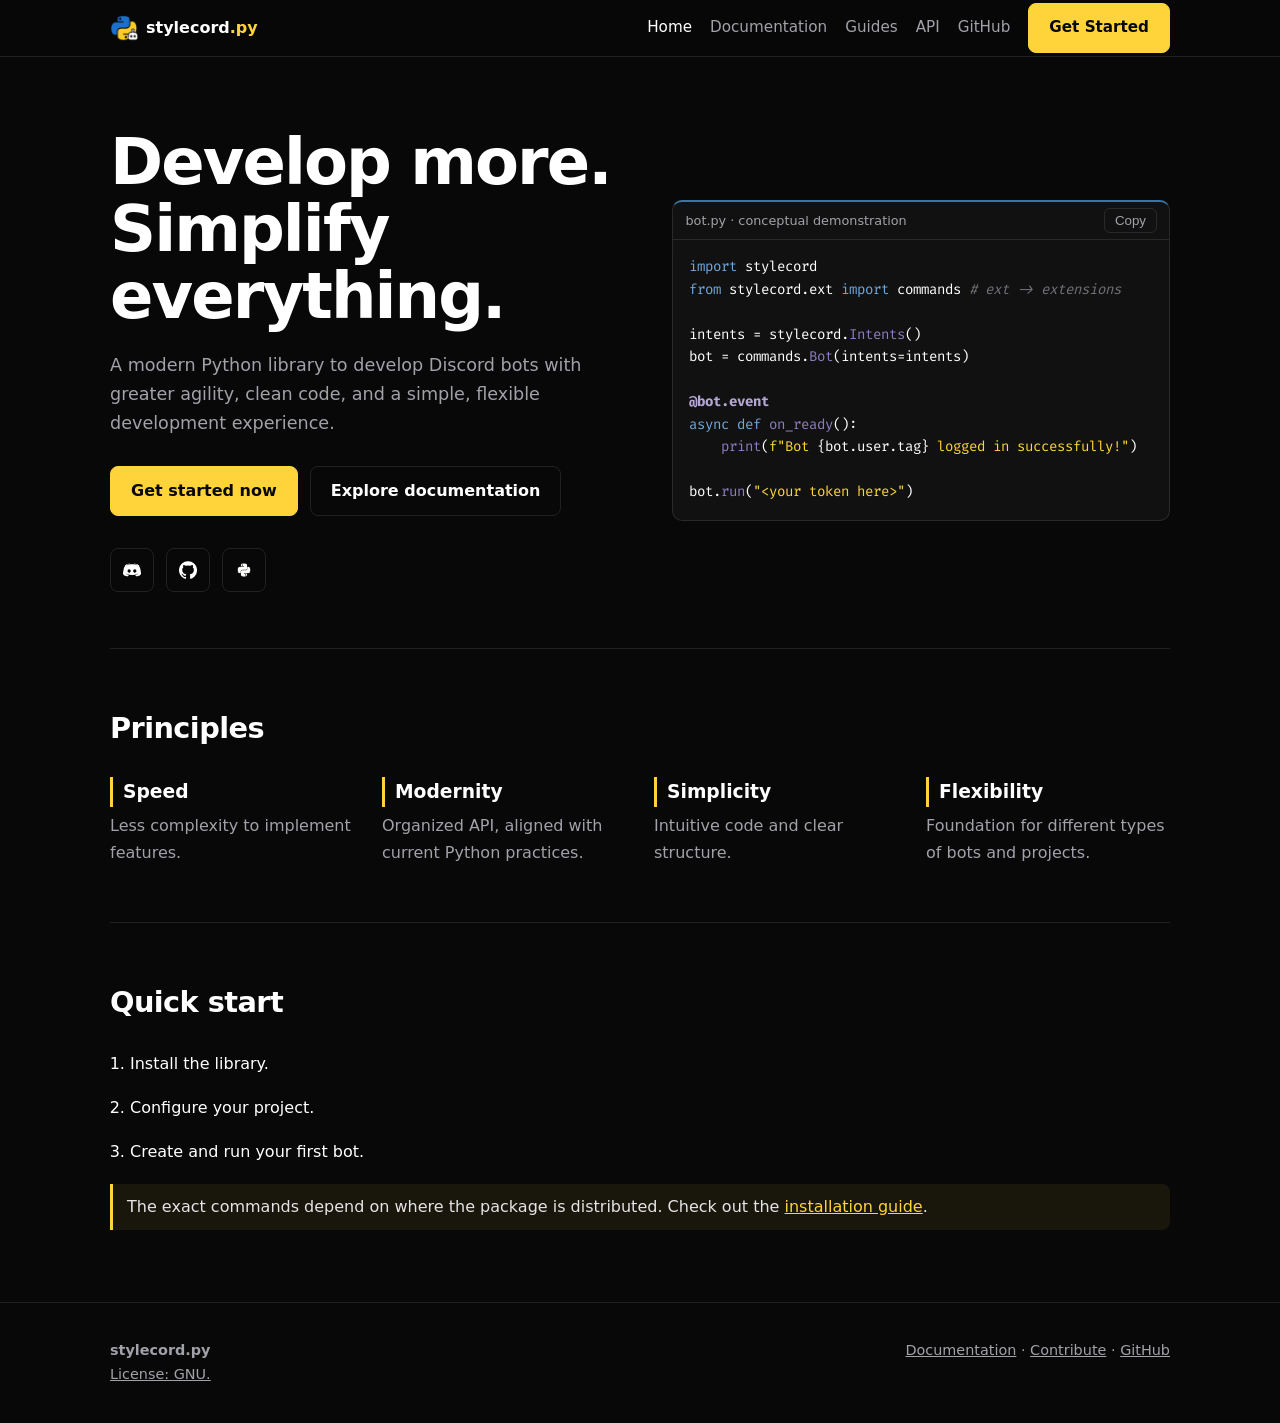
<file: index.html>
<!doctype html>
<html lang="en">
  <head>
    <title>Stylecord.py — Discord bots in Python</title>
    <meta charset="utf-8">
    <meta name="viewport" content="width=device-width, initial-scale=1">
    <meta name="description" content="A modern Python library for developing Discord bots with greater agility and organized code.">
    
    <meta property="og:title" content="Stylecord.py">
    <meta property="og:description" content="Develop more. Simplify everything.">
    <meta property="og:image" content="assets/images/stylecord-banner.png">
    <meta property="og:url" content="https://stylecord.netlify.app"
      
    <link rel="icon" href="assets/images/stylecord-logo.png">
    <link rel="stylesheet" href="css/base.css">
  
    <script id="discord:component-embed" type="application/json">
    {
      "component": {
        "type": 17,
        "accent_color": 16765754,
        "components": [
          {
            "type": 9,
            "components": [
              { "type": 10, "content": "### [Stylecord.py](https://stylecord.netlify.app)" },
              { "type": 10, "content": "# Principles\n> - Speed\n-# Less complexity to implement features.\n\n> - Modernity\n-# Organized API, aligned with current Python practices.\n\n> - Simplicity\n-# Intuitive code and clear structure.\n\n> - Flexibility\n-# Foundation for different types of bots and projects." }
            ],
            "accessory": {
              "type": 11,
              "media": {
                "url": "https://raw.githubusercontent.com/Stylecord-py/Stylecord-site/main/assets/images/stylecord-logo.png"
              },
              "description": "Stylecord-icon"
            }
          },
		  { "type": 14, "divider": true, "spacing": 1 },
		  {
			"type": 1,
			"components": [
			  {
			    "type": 2,
				"style": 5,
				"url": "https://stylecord.netlify.app/docs",
				"label": "🧭 Explore documentation"
			  },
			  { 
				"type": 2, 
				"style": 5,
				"url": "https://discord.gg/SnvHx6hJf",
				"emoji": { "name": "discord_white_icon", "id": "1568427425803669615" }
			  },
			  { 
				"type": 2, 
				"style": 5,
				"url": "https://www.github.com/Stylecord-py",
				"emoji": { "name": "github_white_icon", "id": "1568427592426455320" }
			  },
			  { 
				"type": 2, 
				"style": 5,
				"url": "https://pypi.org/",
				"emoji": { "name": "pypi_white_icon", "id": "1568427731954176150" }
			  }
			]
		  }
        ]
      }
    }
    </script>
      
  </head>
  <body>
    <header class="top">
      <div class="wrap">
        <a class="logo" href="index.html">
          <img src="assets/images/stylecord-logo.png" alt="">stylecord<b>.py</b>
        </a>
        <button id="menu" aria-label="Open menu" aria-expanded="false">☰</button>
        <nav class="main" aria-label="Main">
          <a href="index.html" aria-current="page">Home</a>
          <a href="docs/">Documentation</a>
          <a href="docs/#/getting-started/first-bot">Guides</a>
          <a href="docs/#/api/overview">API</a>
          <a href="https://github.com/Stylecord-py" rel="noopener">GitHub</a>
          <a class="btn p" href="docs/#/getting-started/install">Get Started</a>
        </nav>
      </div>
    </header>

    <main class="wrap">
      <section class="hero">
        <div>
          <h1>Develop more. Simplify everything.</h1>
          <p class="lead">A modern Python library to develop Discord bots with greater agility, clean code, and a simple, flexible development experience.</p>
          <div class="cta">
            <a class="btn p" href="docs/#/getting-started/install">Get started now</a>
            <a class="btn" href="docs/">Explore documentation</a>
            <a class="btn btn-square" href="https://discord.gg/SnvHx6hJf" target="_blank" rel="noopener noreferrer">
              <img src="assets/images/discord-white-icon.png" alt="Discord" class="btn-logo">
              <span class="tooltip">Join our Discord server.</span>
            </a>
            <a class="btn btn-square" href="https://www.github.com/Stylecord-py" target="_blank" rel="noopener noreferrer">
              <img src="assets/images/github-white-icon.png" alt="Github" class="btn-logo">
              <span class="tooltip">Organization on GitHub</span>
            </a>
            <a class="btn btn-square" href="#" target="_blank" rel="noopener noreferrer">
              <img src="assets/images/pypi-white-icon.png" alt="PyPi" class="btn-logo">
              <span class="tooltip">Library on PyPi</span>
            </a>
          </div>
        </div>
        <div class="code">
          <div class="bar">
            <span>bot.py · conceptual demonstration</span>
            <button class="copy">Copy</button>
          </div>
          <pre><code><span class="k">import</span> stylecord
<span class="k">from</span> stylecord.ext <span class="k">import</span> commands <span class="c"># ext -> extensions</span>

intents = stylecord.<span class="f">Intents</span>()
bot = commands.<span class="f">Bot</span>(intents=intents)

<span class="d">@bot.event</span>
<span class="k">async def</span> <span class="f">on_ready</span>():
    <span class="f">print</span>(<span class="s">f"Bot</span> {bot.user.tag} <span class="s">logged in successfully!"</span>)

bot.<span class="f">run</span>(<span class="s">"&lt;your token here&gt;"</span>)</code></pre>
        </div>
      </section>

      <section class="sec">
        <h2>Principles</h2>
        <div class="pillars">
          <div>
            <h3>Speed</h3>
            <p>Less complexity to implement features.</p>
          </div>
          <div>
            <h3>Modernity</h3>
            <p>Organized API, aligned with current Python practices.</p>
          </div>
          <div>
            <h3>Simplicity</h3>
            <p>Intuitive code and clear structure.</p>
          </div>
          <div>
            <h3>Flexibility</h3>
            <p>Foundation for different types of bots and projects.</p>
          </div>
        </div>
      </section>

      <section class="sec">
        <h2>Quick start</h2>
        <ol class="steps">
          <li>Install the library.</li>
          <li>Configure your project.</li>
          <li>Create and run your first bot.</li>
        </ol>
        <p class="note">The exact commands depend on where the package is distributed. Check out the <a href="docs/#/getting-started/install">installation guide</a>.</p>
      </section>
    </main>

    <footer>
      <div class="wrap">
        <div><b>stylecord.py</b><br><a href="https://raw.githubusercontent.com/Stylecord-py/Stylecord.py/refs/heads/main/license">License: GNU.</a></div>
        <div><a href="docs/">Documentation</a> · <a href="docs/#/development/contributing">Contribute</a> · <a href="https://github.com/Stylecord-py/Stylecord.py" rel="noopener">GitHub</a></div>
      </div>
    </footer>

    <script type="module" src="js/app.js"></script>
  </body>
</html>
</file>
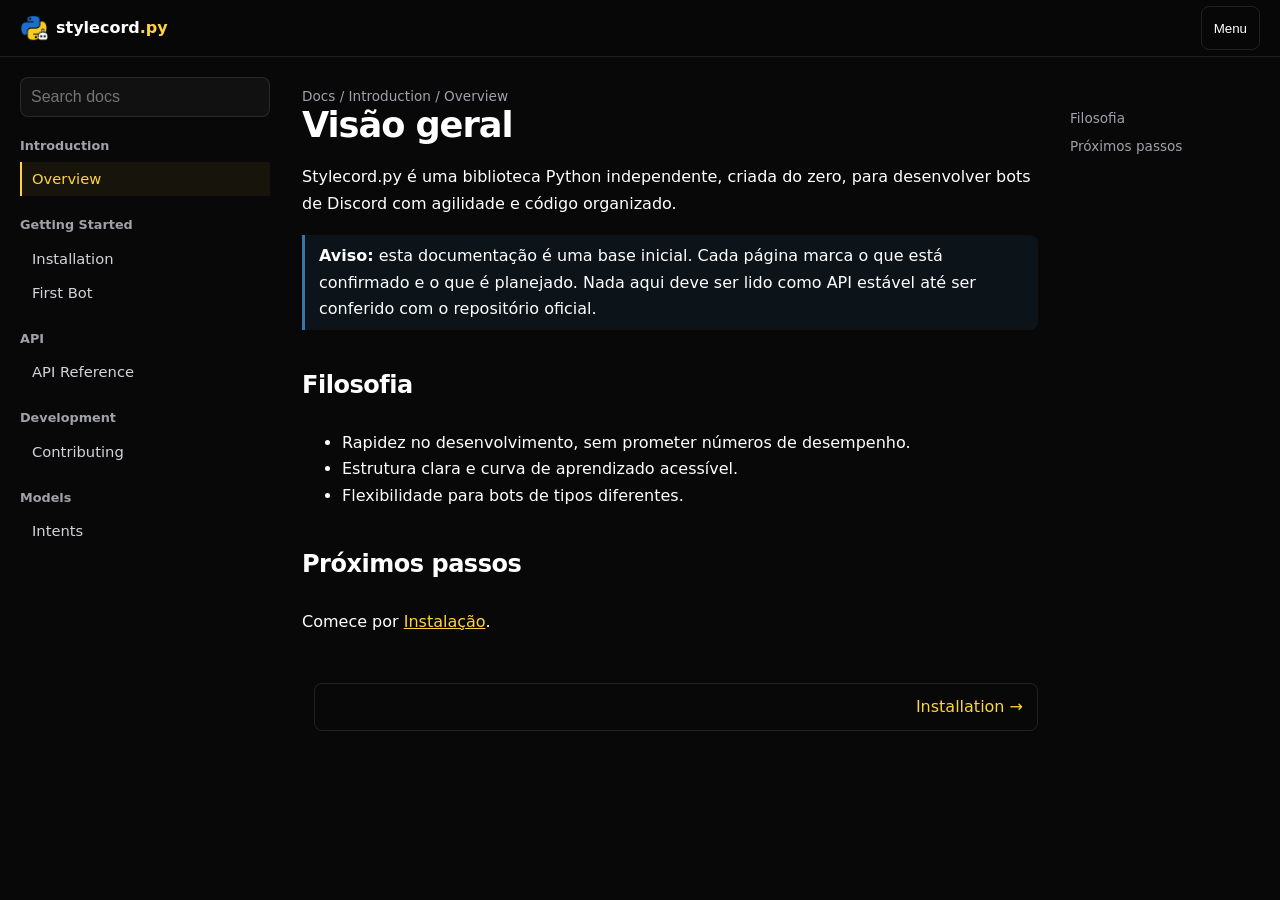
<file: docs/index.html>
<!doctype html>
<html lang="en">
  <head>
    <meta charset="utf-8">
    <meta name="viewport" content="width=device-width, initial-scale=1">
    <title>Documentation — Stylecord.py</title>
    <meta name="description" content="Documentation for Stylecord.py, a Python library for Discord bots.">
    <link rel="icon" href="../assets/images/stylecord-logo.png">
    <link rel="stylesheet" href="../css/base.css">
    <link rel="stylesheet" href="../css/docs.css">
  </head>
  <body>
    <header class="top">
      <div class="wrap" style="max-width: 1280px;">
        <a class="logo" href="../index.html" translate="no">
          <img src="../assets/images/stylecord-logo.png" alt="">stylecord<b>.py</b>
        </a>
        <button id="sb" style="margin-left: auto; background: 0; border: 1px solid var(--line); color: #fff; border-radius: 8px; height: 44px; padding: 0 12px;" aria-label="Documentation menu">Menu</button>
      </div>
    </header>

    <div class="dl">
      <aside id="side" aria-label="Navigation">
        <input id="q" type="search" placeholder="Search docs" aria-label="Search">
        <div id="res"></div>
        <div id="nav"></div>
      </aside>

      <main>
        <article id="art">
          <p>Loading...</p>
        </article>
      </main>

      <nav id="toc" aria-label="On this page"></nav>
    </div>

    <script type="module" src="../js/docs.js"></script>
  </body>
</html>
</file>
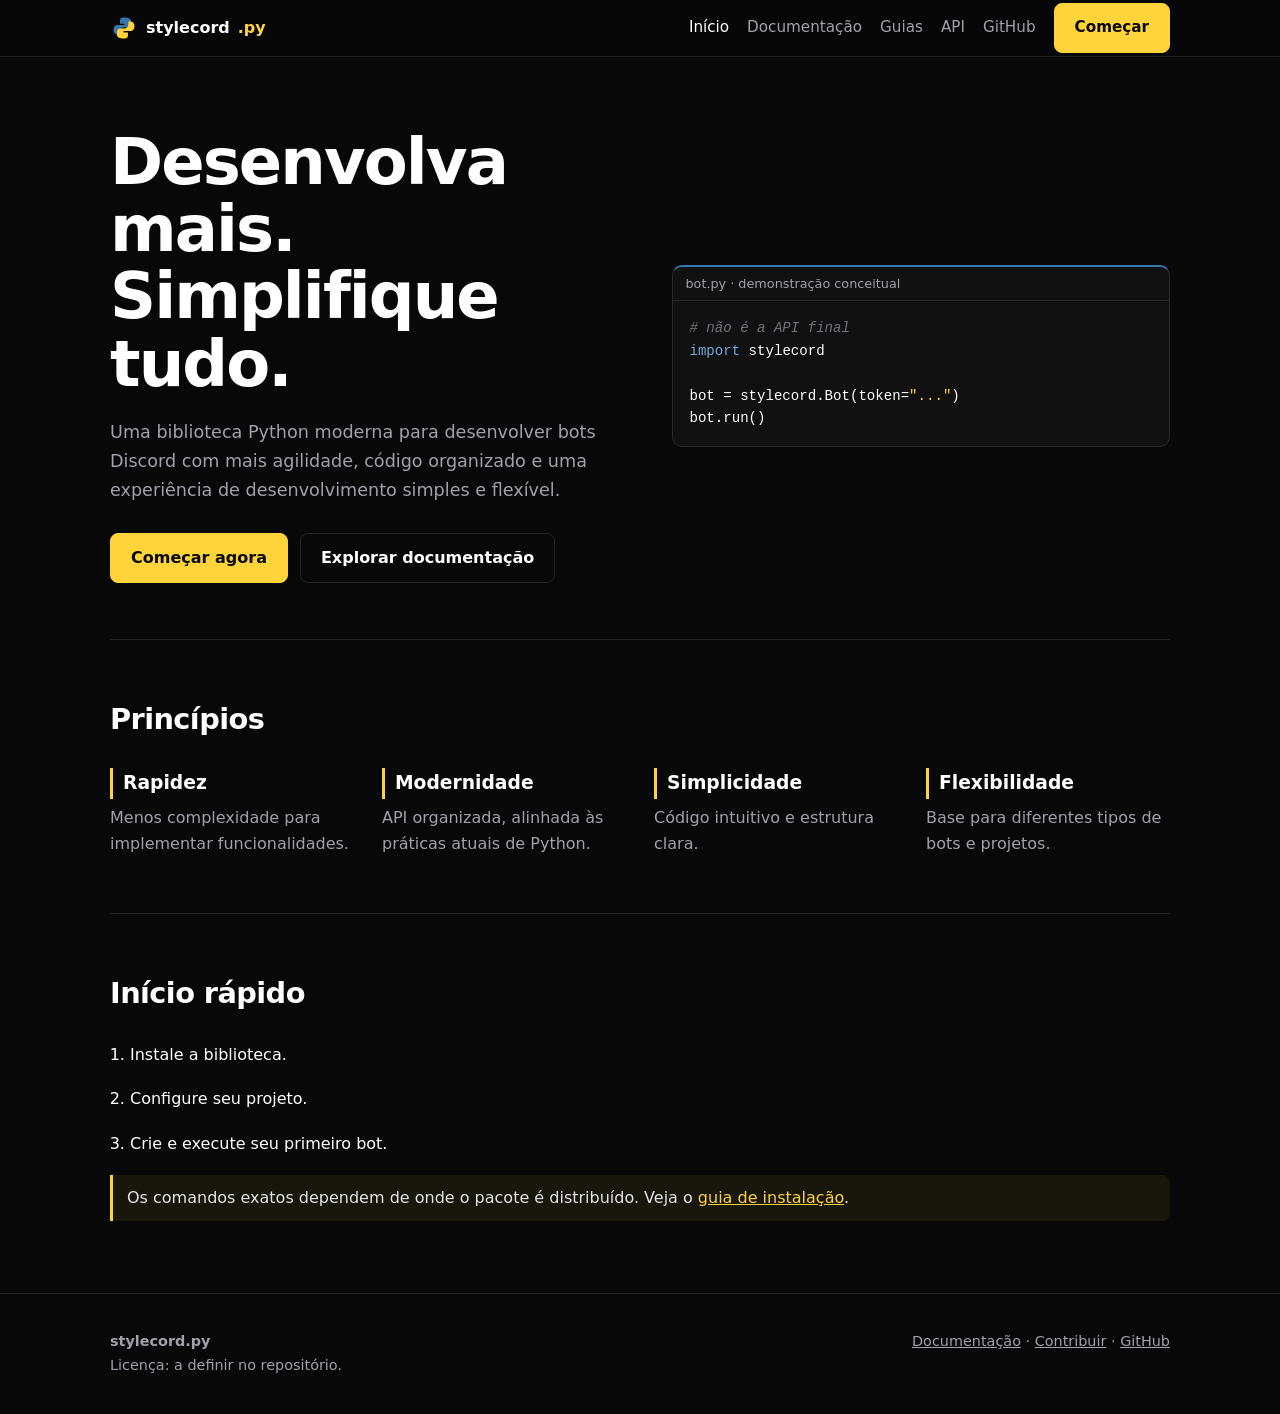
<file: s/index.html>
<!doctype html><html lang="pt-BR"><head><meta charset="utf-8"><meta name="viewport" content="width=device-width,initial-scale=1"><title>Stylecord.py — bots de Discord em Python</title><meta name="description" content="Biblioteca Python moderna para desenvolver bots Discord com mais agilidade e código organizado."><meta property="og:title" content="Stylecord.py"><meta property="og:description" content="Desenvolva mais. Simplifique tudo."><meta property="og:image" content="assets/images/banner.png"><link rel="icon" href="assets/images/logo.svg"><link rel="stylesheet" href="css/base.css"></head><body>
<header class="top"><div class="wrap"><a class="logo" href="index.html"><img src="assets/images/logo.svg" alt="">stylecord<b>.py</b></a><button id="menu" aria-label="Abrir menu" aria-expanded="false">☰</button><nav class="main" aria-label="Principal"><a href="index.html" aria-current="page">Início</a><a href="docs/">Documentação</a><a href="docs/#/getting-started/first-bot">Guias</a><a href="docs/#/api/overview">API</a><a href="https://github.com/" rel="noopener">GitHub</a><a class="btn p" href="docs/#/getting-started/install">Começar</a></nav></div></header>
<main class="wrap"><section class="hero"><div><h1>Desenvolva mais. Simplifique tudo.</h1><p class="lead">Uma biblioteca Python moderna para desenvolver bots Discord com mais agilidade, código organizado e uma experiência de desenvolvimento simples e flexível.</p><div class="cta"><a class="btn p" href="docs/#/getting-started/install">Começar agora</a><a class="btn" href="docs/">Explorar documentação</a></div></div>
<div class="code"><div class="bar"><span>bot.py · demonstração conceitual</span></div><pre><code><span class=c># não é a API final</span>
<span class=k>import</span> stylecord

bot = stylecord.Bot(token=<span class=s>"..."</span>)
bot.run()</code></pre></div></section>
<section class="sec"><h2>Princípios</h2><div class="pillars"><div><h3>Rapidez</h3><p>Menos complexidade para implementar funcionalidades.</p></div><div><h3>Modernidade</h3><p>API organizada, alinhada às práticas atuais de Python.</p></div><div><h3>Simplicidade</h3><p>Código intuitivo e estrutura clara.</p></div><div><h3>Flexibilidade</h3><p>Base para diferentes tipos de bots e projetos.</p></div></div></section>
<section class="sec"><h2>Início rápido</h2><ol class="steps"><li>Instale a biblioteca.</li><li>Configure seu projeto.</li><li>Crie e execute seu primeiro bot.</li></ol><p class="note">Os comandos exatos dependem de onde o pacote é distribuído. Veja o <a href="docs/#/getting-started/install">guia de instalação</a>.</p></section></main>
<footer><div class="wrap"><div><b>stylecord.py</b><br>Licença: a definir no repositório.</div><div><a href="docs/">Documentação</a> · <a href="docs/#/development/contributing">Contribuir</a> · <a href="https://github.com/" rel="noopener">GitHub</a></div></div></footer><script src="js/app.js"></script></body></html>
</file>
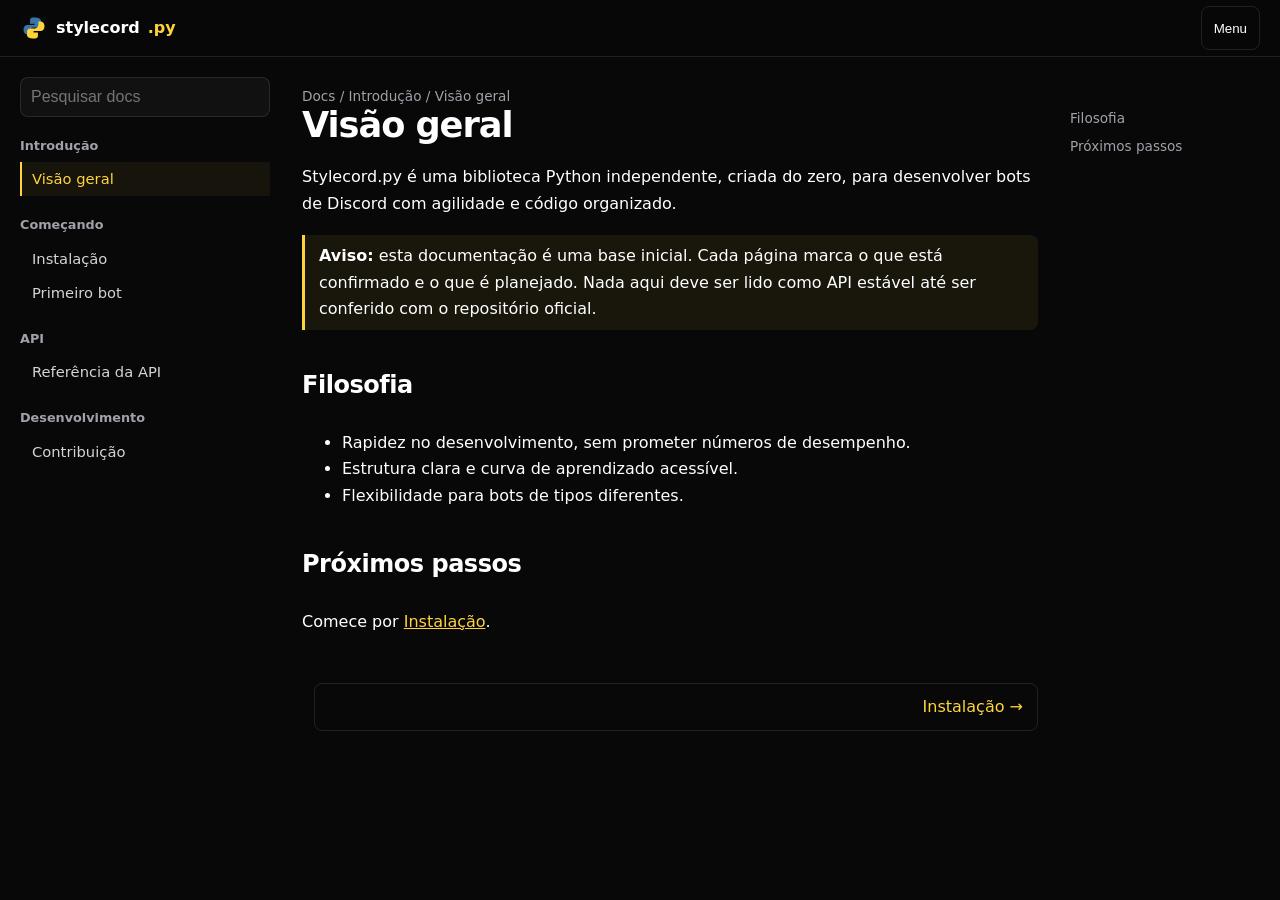
<file: s/docs/index.html>
<!doctype html><html lang="pt-BR"><head><meta charset="utf-8"><meta name="viewport" content="width=device-width,initial-scale=1"><title>Documentação — Stylecord.py</title><meta name="description" content="Documentação da Stylecord.py, biblioteca Python para bots de Discord."><link rel="icon" href="../assets/images/logo.svg"><link rel="stylesheet" href="../css/base.css"><link rel="stylesheet" href="../css/docs.css"></head><body>
<header class="top"><div class="wrap" style="max-width:1280px"><a class="logo" href="../index.html"><img src="../assets/images/logo.svg" alt="">stylecord<b>.py</b></a><button id="sb" style="margin-left:auto;background:0;border:1px solid var(--line);color:#fff;border-radius:8px;height:44px;padding:0 12px" aria-label="Menu da documentação">Menu</button></div></header>
<div class="dl"><aside id="side" aria-label="Navegação"><input id="q" type="search" placeholder="Pesquisar docs" aria-label="Pesquisar"><div id="res"></div><div id="nav"></div></aside><main><article id="art"><p>Carregando…</p></article></main><nav id="toc" aria-label="Nesta página"></nav></div>
<script type="module" src="../js/docs.js"></script></body></html>
</file>
<file: css/base.css>
@import url('https://fonts.googleapis.com/css2?family=Fira+Code:wght@400;500&display=swap');

:root {
  --b: #3776AB;
  --y: #FFD43B;
  --bg: #080808;
  --w: #fff;
  --g: #A1A1AA;
  --line: #ffffff1a;
  --sf: #111;
  font-family: system-ui, -apple-system, "Segoe UI", sans-serif;
}

* {
  box-sizing: border-box;
}

html {
  scroll-behavior: smooth;
  scroll-padding-top: 72px;
}

body {
  margin: 0;
  background: var(--bg);
  color: var(--w);
  line-height: 1.65;
  overflow-x: hidden;
}

a {
  color: var(--y);
}

a:hover {
  color: #fff;
}

:focus-visible {
  outline: 2px solid var(--y);
  outline-offset: 2px;
}

code,
pre {
  font-family: 'Fira Code', ui-monospace, "JetBrains Mono", Consolas, monospace;
}

.wrap {
  max-width: 1100px;
  margin: 0 auto;
  padding: 0 20px;
}

/* Header & Navigation */
header.top {
  position: sticky;
  top: 0;
  z-index: 20;
  background: #080808ee;
  border-bottom: 1px solid var(--line);
  backdrop-filter: blur(8px);
}

header.top .wrap {
  display: flex;
  align-items: center;
  gap: 20px;
  height: 56px;
}

.logo {
  display: flex;
  align-items: center;
  gap: 0;
  font-weight: 700;
  color: #fff;
  text-decoration: none;
}

.logo img {
  width: 28px;
  height: 28px;
  margin-right: 8px;
}

.logo b {
  color: var(--y);
}

nav.main {
  display: flex;
  gap: 18px;
  margin-left: auto;
  align-items: center;
}

nav.main a {
  color: var(--g);
  text-decoration: none;
  font-size: .95rem;
}

nav.main a:hover,
nav.main a[aria-current] {
  color: #fff;
}

.btn {
  display: inline-block;
  padding: 11px 20px;
  border-radius: 8px;
  font-weight: 600;
  text-decoration: none;
  border: 1px solid var(--line);
  color: #fff;
  min-height: 44px;
}

nav.main a.btn.p,
.btn.p {
  background: var(--y);
  color: #080808;
  border-color: var(--y);
}

.btn.p:hover {
  background: #fff;
  color: #080808;
}

.btn:hover {
  border-color: var(--b);
}

.btn-square {
  width: 44px;
  padding: 0;
  display: inline-flex;
  align-items: center;
  justify-content: center;
  position: relative;
}

.btn-square .btn-logo {
  width: 18px;
  height: 18px;
  object-fit: contain;
  pointer-events: none;
}

.btn-square .tooltip {
  position: absolute;
  bottom: 125%;
  left: 50%;
  transform: translateX(-50%) scale(0.9);
  background: #1e1e20;
  color: #fff;
  padding: 6px 10px;
  border-radius: 4px;
  font-size: 12px;
  font-weight: 500;
  white-space: nowrap;
  opacity: 0;
  pointer-events: none;
  transition: opacity 0.15s ease, transform 0.15s ease;
  border: 1px solid var(--line);
  box-shadow: 0 4px 12px rgba(0, 0, 0, 0.3);
}

.btn-square .tooltip::after {
  content: "";
  position: absolute;
  top: 100%;
  left: 50%;
  transform: translateX(-50%);
  border-width: 5px;
  border-style: solid;
  border-color: #1e1e20 transparent transparent transparent;
}

.btn-square:hover .tooltip {
  opacity: 1;
  transform: translateX(-50%) scale(1);
}

#menu {
  display: none;
  margin-left: auto;
  background: 0;
  border: 1px solid var(--line);
  color: #fff;
  border-radius: 8px;
  width: 44px;
  height: 44px;
  font-size: 1.2rem;
}

/* Hero Section */
.hero {
  padding: 72px 0 56px;
  display: grid;
  grid-template-columns: 1.05fr 1fr;
  gap: 40px;
  align-items: center;
}

h1 {
  font-size: clamp(2.4rem, 6vw, 4rem);
  line-height: 1.05;
  margin: 0 0 20px;
  letter-spacing: -.03em;
}

.lead {
  color: var(--g);
  font-size: 1.1rem;
  max-width: 52ch;
}

.cta {
  display: flex;
  gap: 12px;
  flex-wrap: wrap;
  margin-top: 28px;
}

.cta::before {
  content: "";
  flex-basis: 100%;
  width: 0;
  height: 0;
  order: 1;
}

.cta .btn-square {
  width: 44px;
  padding: 0;
  display: inline-flex;
  align-items: center;
  justify-content: center;
  position: relative;
  order: 2;
  margin-top: 8px;
}

/* Code Block */
.code {
  background: var(--sf);
  border: 1px solid var(--line);
  border-top: 2px solid var(--b);
  border-radius: 10px;
  overflow: hidden;
  min-width: 0;
}

.code .bar {
  display: flex;
  justify-content: space-between;
  align-items: center;
  padding: 6px 12px;
  border-bottom: 1px solid var(--line);
  color: var(--g);
  font-size: .8rem;
}

.code pre {
  margin: 0;
  padding: 16px;
  overflow-x: auto;
  font-size: .88rem;
  line-height: 1.6;
}

.copy {
  background: 0;
  border: 1px solid var(--line);
  color: var(--g);
  border-radius: 6px;
  padding: 4px 10px;
  cursor: pointer;
}

.copy:hover,
.copy.ok {
  color: var(--y);
  border-color: var(--y);
}

.k {
  color: #6fa8dc;
}

.s {
  color: var(--y);
}

.c {
  color: #71717a;
  font-style: italic;
}

.d {
  color: #b4a7d6;
  font-weight: bold;
}

.f {
  color: #8e7cc3;
}

/* Sections & Components */
section.sec {
  padding: 56px 0;
  border-top: 1px solid var(--line);
}

h2 {
  font-size: 1.8rem;
  margin: 0 0 24px;
  letter-spacing: -.02em;
}

.pillars {
  display: grid;
  grid-template-columns: repeat(4, 1fr);
  gap: 28px;
}

.pillars h3 {
  margin: 0 0 6px;
  border-left: 3px solid var(--y);
  padding-left: 10px;
}

.pillars p {
  color: var(--g);
  margin: 0;
}

.steps {
  padding-left: 20px;
}

.steps li {
  margin-bottom: 18px;
}

.note {
  border-left: 3px solid var(--y);
  background: #ffd43b12;
  padding: 10px 14px;
  border-radius: 0 8px 8px 0;
  color: #e4e4e7;
}

/* Footer */
footer {
  border-top: 1px solid var(--line);
  padding: 36px 0;
  color: var(--g);
  font-size: .9rem;
}

footer .wrap {
  display: flex;
  flex-wrap: wrap;
  gap: 24px;
  justify-content: space-between;
}

footer a {
  color: var(--g);
}

/* Media Queries */
@media (max-width: 820px) {
  .hero {
    grid-template-columns: 1fr;
    padding-top: 40px;
  }
  
  .pillars {
    grid-template-columns: 1fr 1fr;
  }
  
  #menu {
    display: block;
  }
  
  nav.main {
    display: none;
    position: absolute;
    top: 56px;
    left: 0;
    right: 0;
    flex-direction: column;
    align-items: stretch;
    background: var(--bg);
    padding: 12px 20px;
    border-bottom: 1px solid var(--line);
  }
  
  nav.main.open {
    display: flex;
  }
  
  nav.main a {
    padding: 10px 0;
  }
}

@media (max-width: 480px) {
  .pillars {
    grid-template-columns: 1fr;
  }
}

@media (prefers-reduced-motion: reduce) {
  * {
    scroll-behavior: auto !important;
    transition: none !important;
  }
}
</file>
<file: css/docs.css>
.dl {
  display: grid;
  grid-template-columns: 250px minmax(0, 1fr) 190px;
  gap: 32px;
  max-width: 1280px;
  margin: 0 auto;
  padding: 0 20px;
}

#side {
  position: sticky;
  top: 56px;
  align-self: start;
  max-height: calc(100vh - 56px);
  overflow: auto;
  padding: 20px 0;
}

#side h4 {
  margin: 18px 0 6px;
  color: var(--g);
  font-size: .8rem;
}

#side a {
  display: block;
  padding: 5px 10px;
  color: #d4d4d8;
  text-decoration: none;
  border-left: 2px solid transparent;
  font-size: .92rem;
}

#side a[aria-current] {
  color: var(--y);
  border-color: var(--y);
  background: #ffd43b0f;
}

#q {
  width: 100%;
  padding: 10px;
  background: var(--sf);
  border: 1px solid var(--line);
  border-radius: 8px;
  color: #fff;
  font-size: 1rem;
}

#res a {
  border: 0;
  padding: 6px 4px;
}

#res small {
  color: var(--g);
}

article {
  padding: 28px 0 60px;
  min-width: 0;
  max-width: 78ch;
}

article h1 {
  font-size: 2.2rem;
}

article h2 {
  margin-top: 36px;
  font-size: 1.5rem;
}

article code {
  background: #ffffff14;
  padding: 1px 5px;
  border-radius: 4px;
  font-size: .9em;
}

article pre code {
  background: 0;
  padding: 0;
}

article .code {
  margin: 18px 0;
  max-width: 100%;
}

article p,
article li,
article blockquote,
article h1,
article h2,
article h3,
article h4 {
  overflow-wrap: anywhere;
}

article blockquote {
  margin: 18px 0;
  border-left: 3px solid var(--b);
  background: #3776ab1a;
  padding: 8px 14px;
  border-radius: 0 8px 8px 0;
}

article blockquote.warn {
  border-color: var(--y);
  background: #ffd43b12;
}

article img {
  display: block;
  width: 100%;
  height: auto;
  max-height: 480px;
  object-fit: contain;
  background: var(--sf);
  border-radius: 10px;
  border: 1px solid var(--line);
  margin: 18px 0;
}


.crumb {
  color: var(--g);
  font-size: .85rem;
}

.pn {
  display: flex;
  justify-content: space-between;
  gap: 12px;
  margin-top: 48px;
}

.pn a {
  border: 1px solid var(--line);
  border-radius: 8px;
  padding: 10px 14px;
  text-decoration: none;
  flex: 1;
}

#toc {
  position: sticky;
  top: 76px;
  align-self: start;
  padding-top: 28px;
  font-size: .85rem;
}

#toc a {
  display: block;
  color: var(--g);
  text-decoration: none;
  padding: 3px 0;
}

#toc a:hover {
  color: #fff;
}

.hl {
  color: var(--y);
  text-decoration: none;
  opacity: 0;
  margin-left: 6px;
}

h2:hover .hl,
h3:hover .hl {
  opacity: 1;
}

@media (max-width: 1000px) {
  .dl {
    grid-template-columns: minmax(0, 1fr);
    gap: 0;
  }
  
  #toc {
    display: none;
  }

  article {
    max-width: none;
  }
  
  #side {
    display: none;
    position: static;
    max-height: none;
  }
  
  #side.open {
    display: block;
  }
}

#art hr { border: 0; border-top: 1px solid var(--line); margin: 28px 0; }
</file>
<file: s/css/base.css>
:root{--b:#3776AB;--y:#FFD43B;--bg:#080808;--w:#fff;--g:#A1A1AA;--line:#ffffff1a;--sf:#111;font-family:system-ui,-apple-system,"Segoe UI",sans-serif}
*{box-sizing:border-box}html{scroll-behavior:smooth;scroll-padding-top:72px}
body{margin:0;background:var(--bg);color:var(--w);line-height:1.65;overflow-x:hidden}
a{color:var(--y)}a:hover{color:#fff}:focus-visible{outline:2px solid var(--y);outline-offset:2px}
code,pre{font-family:ui-monospace,"JetBrains Mono",Consolas,monospace}
.wrap{max-width:1100px;margin:0 auto;padding:0 20px}
header.top{position:sticky;top:0;z-index:20;background:#080808ee;border-bottom:1px solid var(--line);backdrop-filter:blur(8px)}
header.top .wrap{display:flex;align-items:center;gap:20px;height:56px}
.logo{display:flex;align-items:center;gap:8px;font-weight:700;color:#fff;text-decoration:none}.logo img{width:28px;height:28px}.logo b{color:var(--y)}
nav.main{display:flex;gap:18px;margin-left:auto;align-items:center}nav.main a{color:var(--g);text-decoration:none;font-size:.95rem}nav.main a:hover,nav.main a[aria-current]{color:#fff}
.btn{display:inline-block;padding:11px 20px;border-radius:8px;font-weight:600;text-decoration:none;border:1px solid var(--line);color:#fff;min-height:44px}
nav.main a.btn.p,.btn.p{background:var(--y);color:#080808;border-color:var(--y)}.btn.p:hover{background:#fff;color:#080808}.btn:hover{border-color:var(--b)}
#menu{display:none;margin-left:auto;background:0;border:1px solid var(--line);color:#fff;border-radius:8px;width:44px;height:44px;font-size:1.2rem}
.hero{padding:72px 0 56px;display:grid;grid-template-columns:1.05fr 1fr;gap:40px;align-items:center}
h1{font-size:clamp(2.4rem,6vw,4rem);line-height:1.05;margin:0 0 20px;letter-spacing:-.03em}
.lead{color:var(--g);font-size:1.1rem;max-width:52ch}.cta{display:flex;gap:12px;flex-wrap:wrap;margin-top:28px}
.code{background:var(--sf);border:1px solid var(--line);border-top:2px solid var(--b);border-radius:10px;overflow:hidden;min-width:0}
.code .bar{display:flex;justify-content:space-between;align-items:center;padding:6px 12px;border-bottom:1px solid var(--line);color:var(--g);font-size:.8rem}
.code pre{margin:0;padding:16px;overflow-x:auto;font-size:.88rem;line-height:1.6}
.copy{background:0;border:1px solid var(--line);color:var(--g);border-radius:6px;padding:4px 10px;cursor:pointer}.copy:hover,.copy.ok{color:var(--y);border-color:var(--y)}
.k{color:#6fa8dc}.s{color:var(--y)}.c{color:#71717a;font-style:italic}
section.sec{padding:56px 0;border-top:1px solid var(--line)}h2{font-size:1.8rem;margin:0 0 24px;letter-spacing:-.02em}
.pillars{display:grid;grid-template-columns:repeat(4,1fr);gap:28px}.pillars h3{margin:0 0 6px;border-left:3px solid var(--y);padding-left:10px}.pillars p{color:var(--g);margin:0}
.steps{padding-left:20px}.steps li{margin-bottom:18px}.note{border-left:3px solid var(--y);background:#ffd43b12;padding:10px 14px;border-radius:0 8px 8px 0;color:#e4e4e7}
footer{border-top:1px solid var(--line);padding:36px 0;color:var(--g);font-size:.9rem}footer .wrap{display:flex;flex-wrap:wrap;gap:24px;justify-content:space-between}footer a{color:var(--g)}
@media(max-width:820px){.hero{grid-template-columns:1fr;padding-top:40px}.pillars{grid-template-columns:1fr 1fr}#menu{display:block}nav.main{display:none;position:absolute;top:56px;left:0;right:0;flex-direction:column;align-items:stretch;background:var(--bg);padding:12px 20px;border-bottom:1px solid var(--line)}nav.main.open{display:flex}nav.main a{padding:10px 0}}
@media(max-width:480px){.pillars{grid-template-columns:1fr}}
@media(prefers-reduced-motion:reduce){*{scroll-behavior:auto!important;transition:none!important}}
</file>
<file: s/css/docs.css>
.dl{display:grid;grid-template-columns:250px minmax(0,1fr) 190px;gap:32px;max-width:1280px;margin:0 auto;padding:0 20px}
#side{position:sticky;top:56px;align-self:start;max-height:calc(100vh - 56px);overflow:auto;padding:20px 0}
#side h4{margin:18px 0 6px;color:var(--g);font-size:.8rem}#side a{display:block;padding:5px 10px;color:#d4d4d8;text-decoration:none;border-left:2px solid transparent;font-size:.92rem}
#side a[aria-current]{color:var(--y);border-color:var(--y);background:#ffd43b0f}
#q{width:100%;padding:10px;background:var(--sf);border:1px solid var(--line);border-radius:8px;color:#fff;font-size:1rem}
#res a{border:0;padding:6px 4px}#res small{color:var(--g)}
article{padding:28px 0 60px;min-width:0;max-width:78ch}article h1{font-size:2.2rem}article h2{margin-top:36px;font-size:1.5rem}
article code{background:#ffffff14;padding:1px 5px;border-radius:4px;font-size:.9em}article pre code{background:0;padding:0}
article .code{margin:18px 0}article blockquote{margin:18px 0;border-left:3px solid var(--b);background:#3776ab1a;padding:8px 14px;border-radius:0 8px 8px 0}
article blockquote.warn{border-color:var(--y);background:#ffd43b12}
.crumb{color:var(--g);font-size:.85rem}.pn{display:flex;justify-content:space-between;gap:12px;margin-top:48px}.pn a{border:1px solid var(--line);border-radius:8px;padding:10px 14px;text-decoration:none;flex:1}
#toc{position:sticky;top:76px;align-self:start;padding-top:28px;font-size:.85rem}#toc a{display:block;color:var(--g);text-decoration:none;padding:3px 0}#toc a:hover{color:#fff}
.hl{color:var(--y);text-decoration:none;opacity:0;margin-left:6px}h2:hover .hl,h3:hover .hl{opacity:1}
@media(max-width:1000px){.dl{grid-template-columns:1fr}#toc{display:none}#side{display:none;position:static;max-height:none}#side.open{display:block}}
</file>
